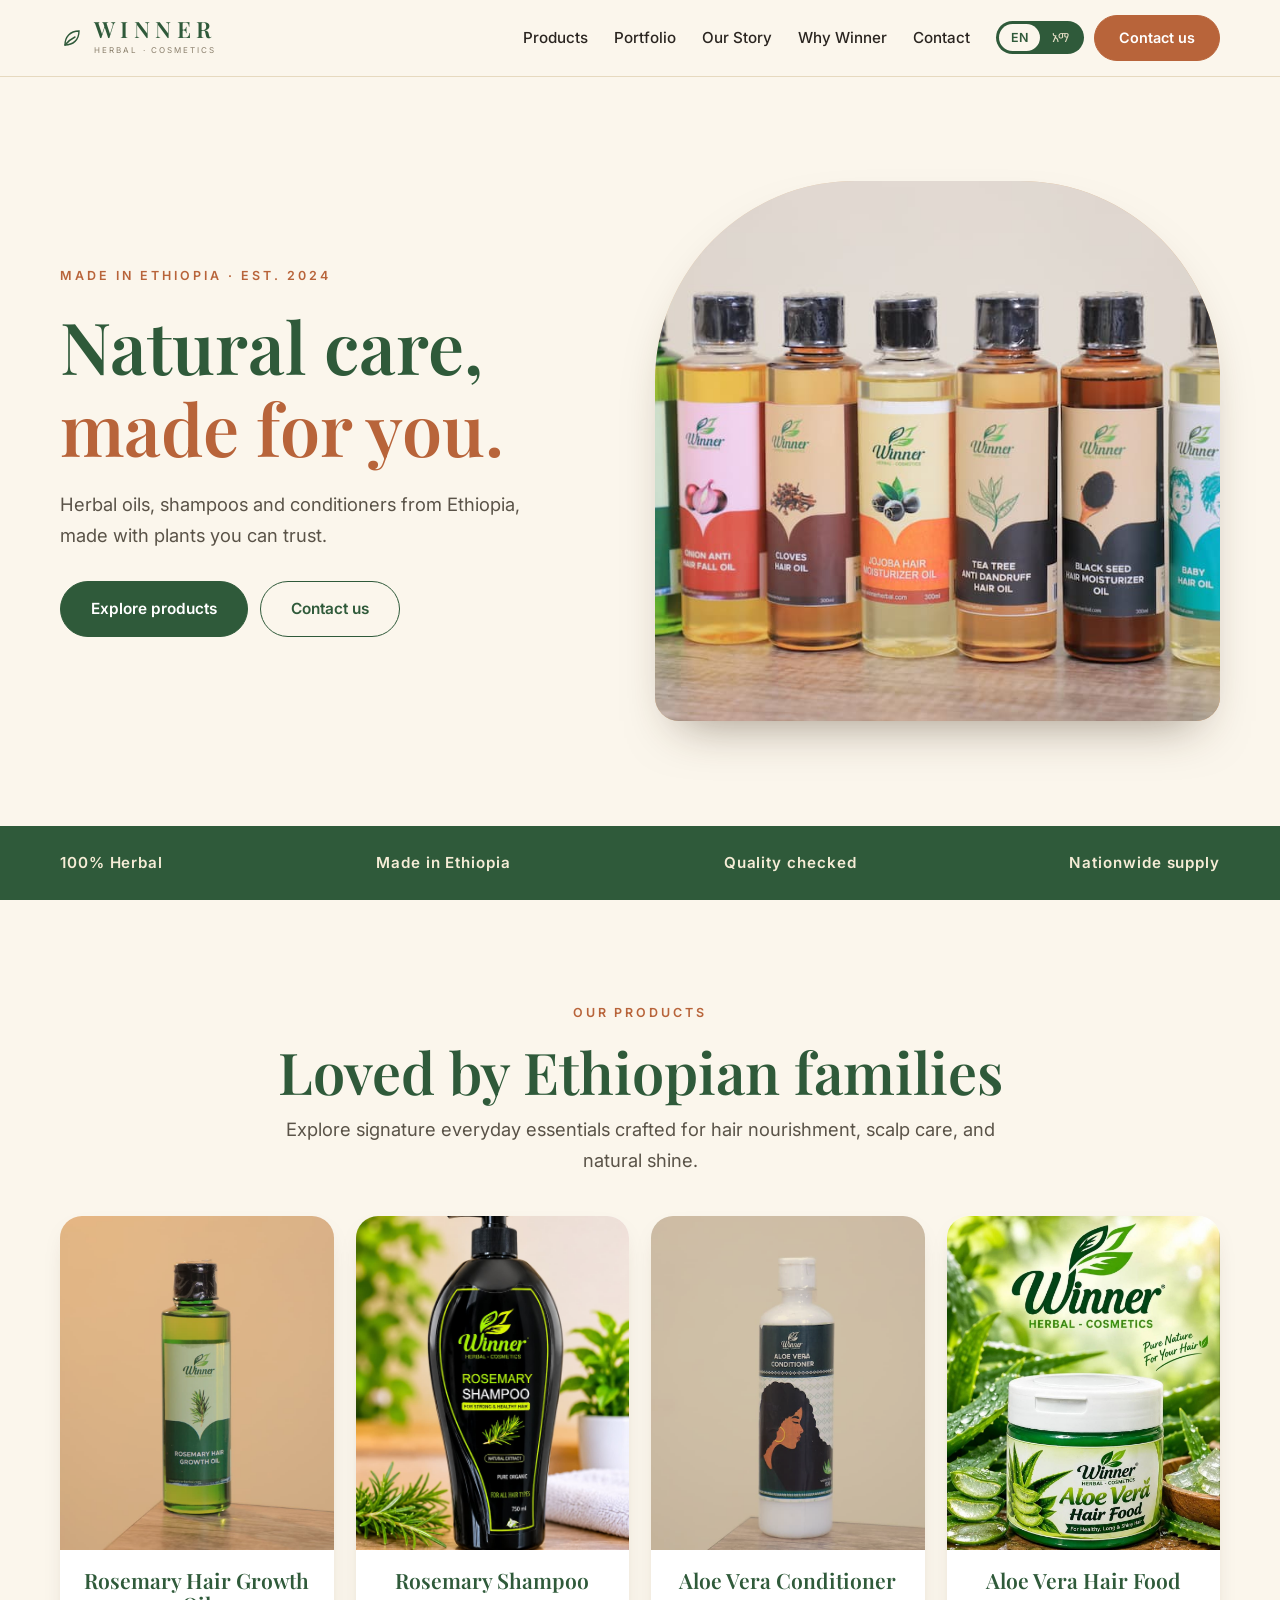
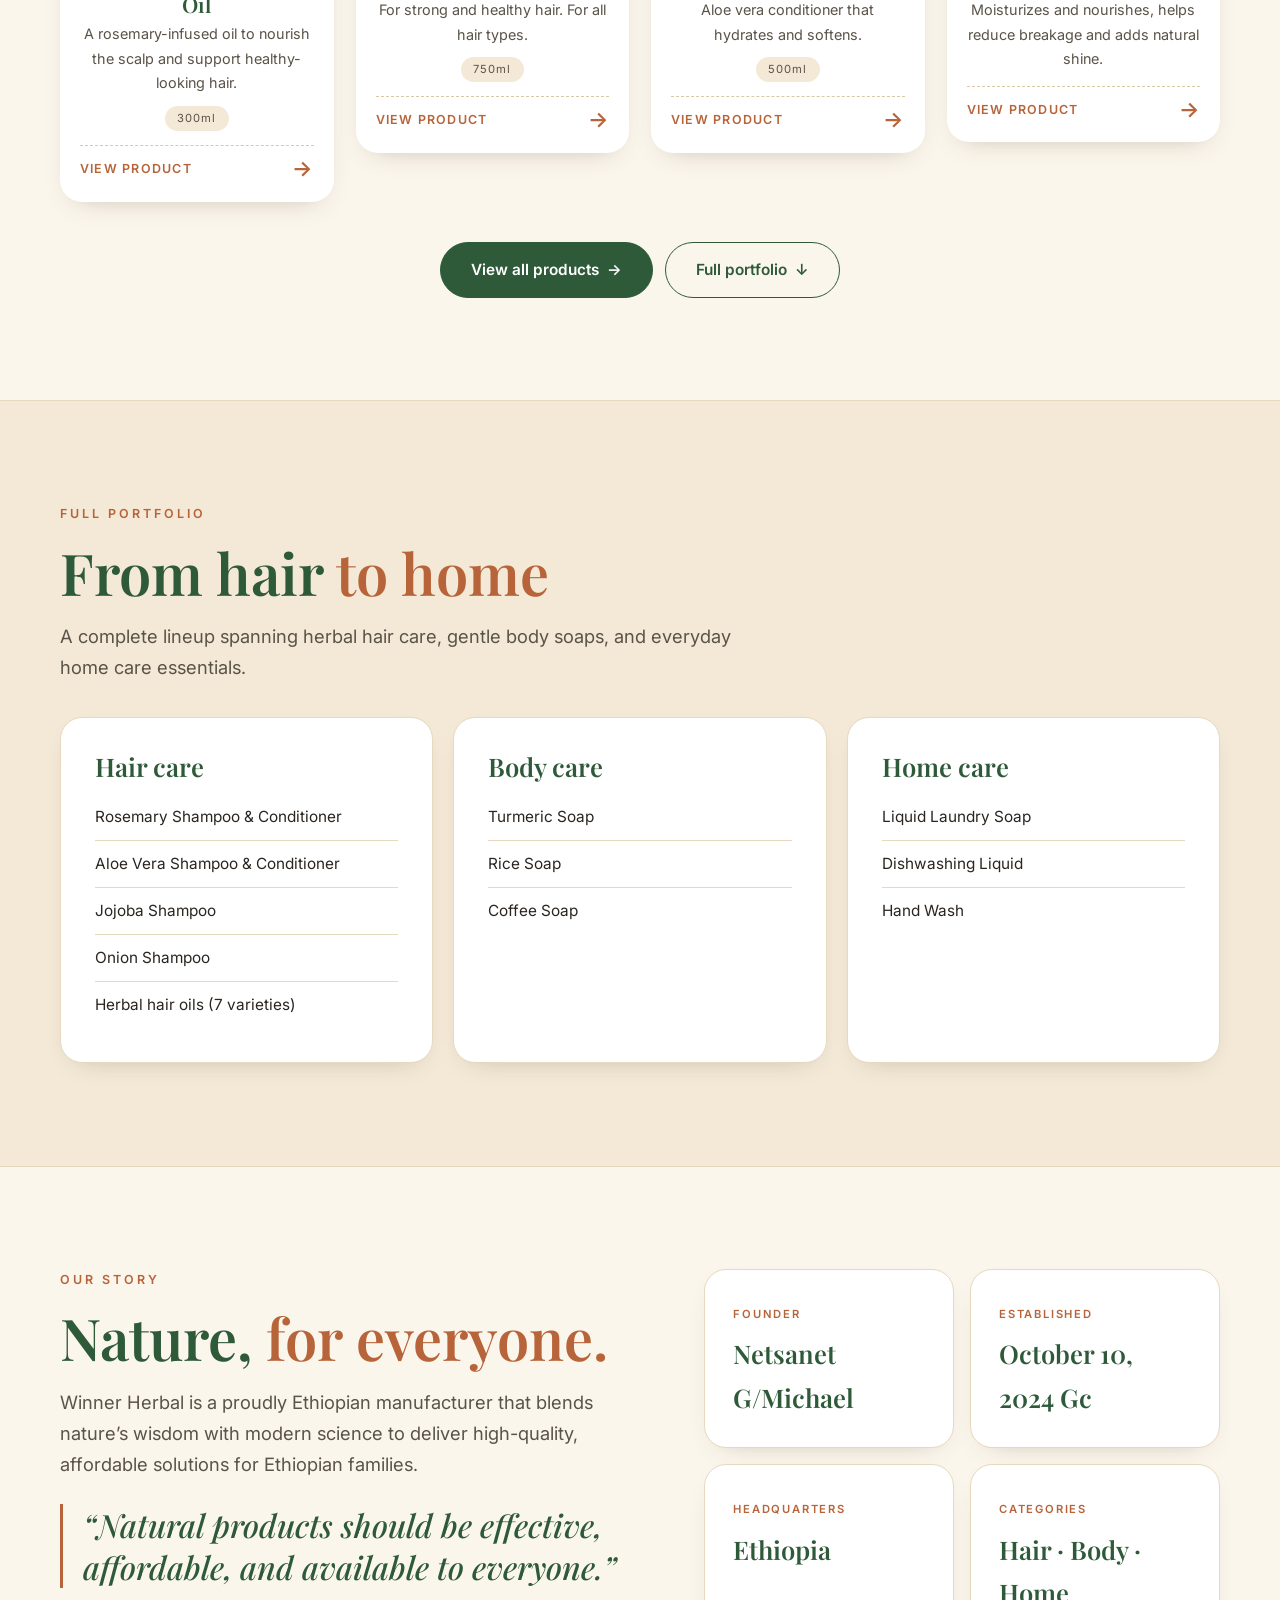
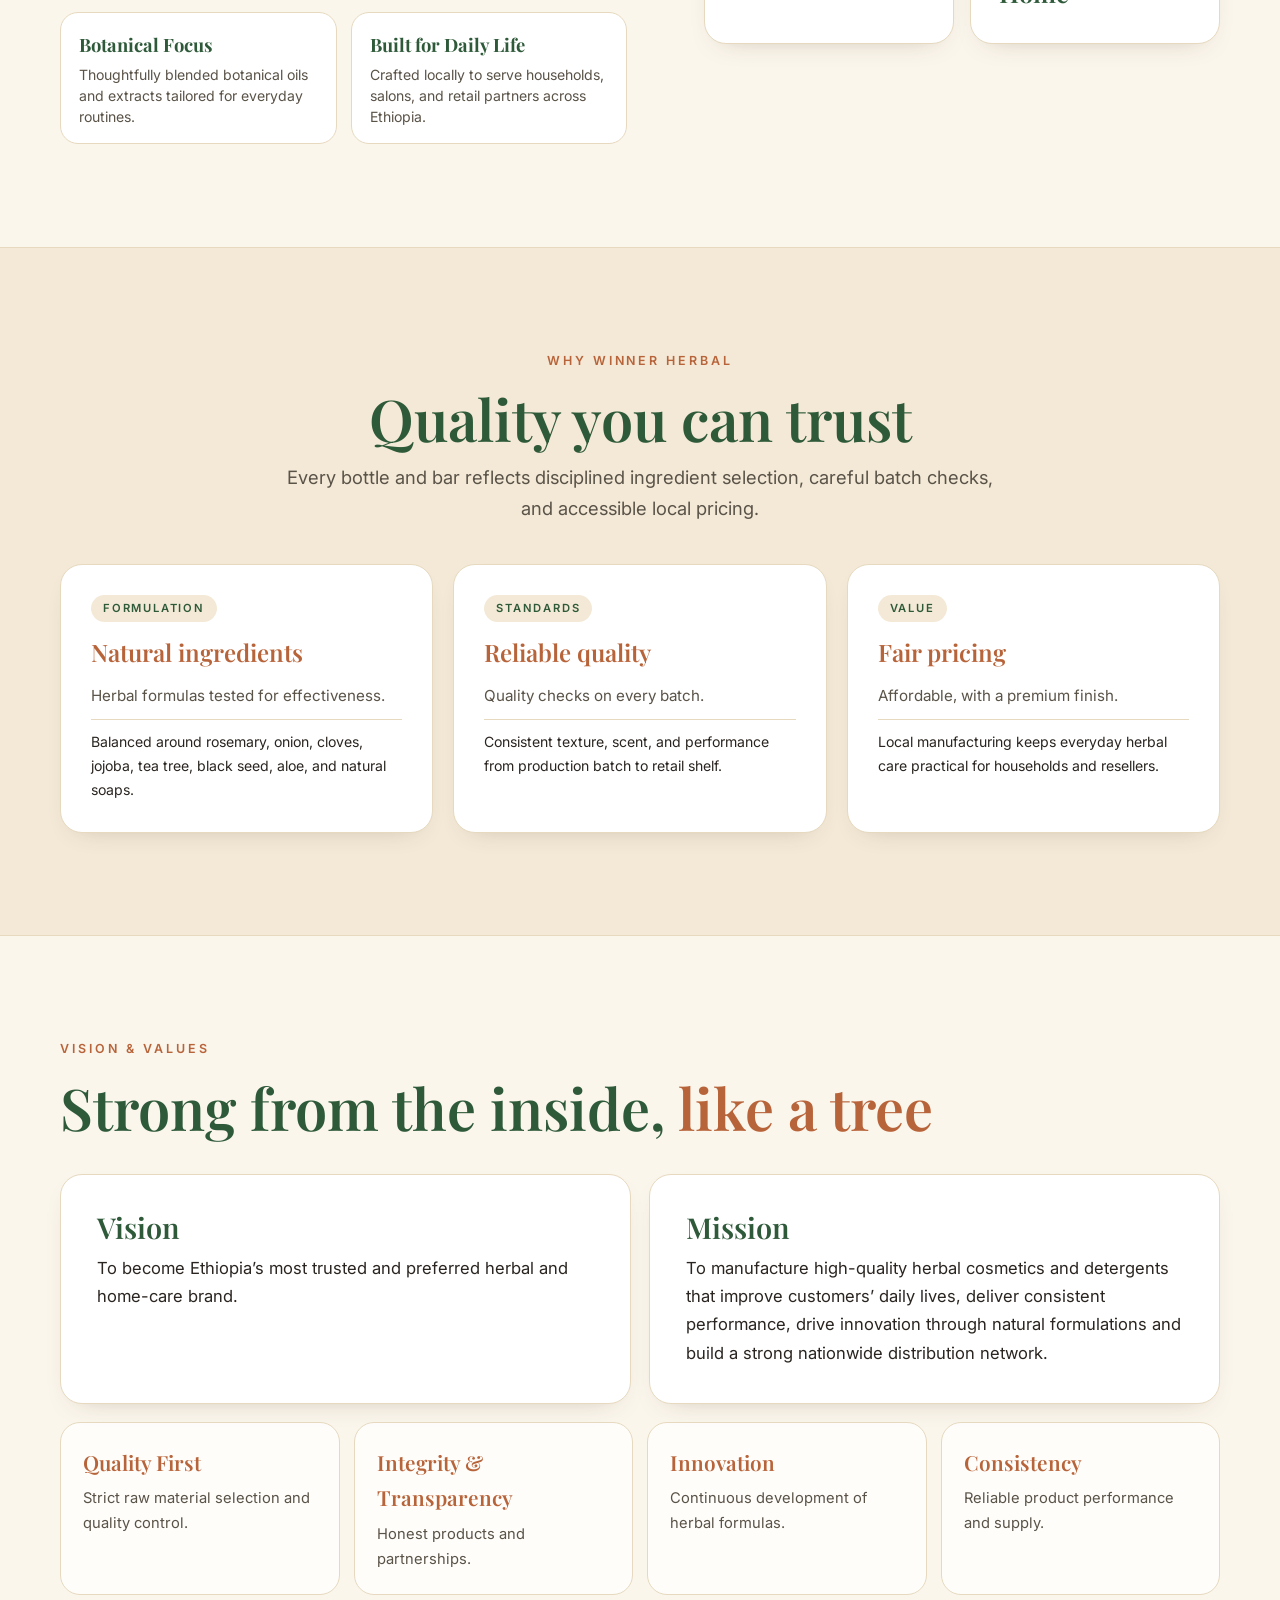
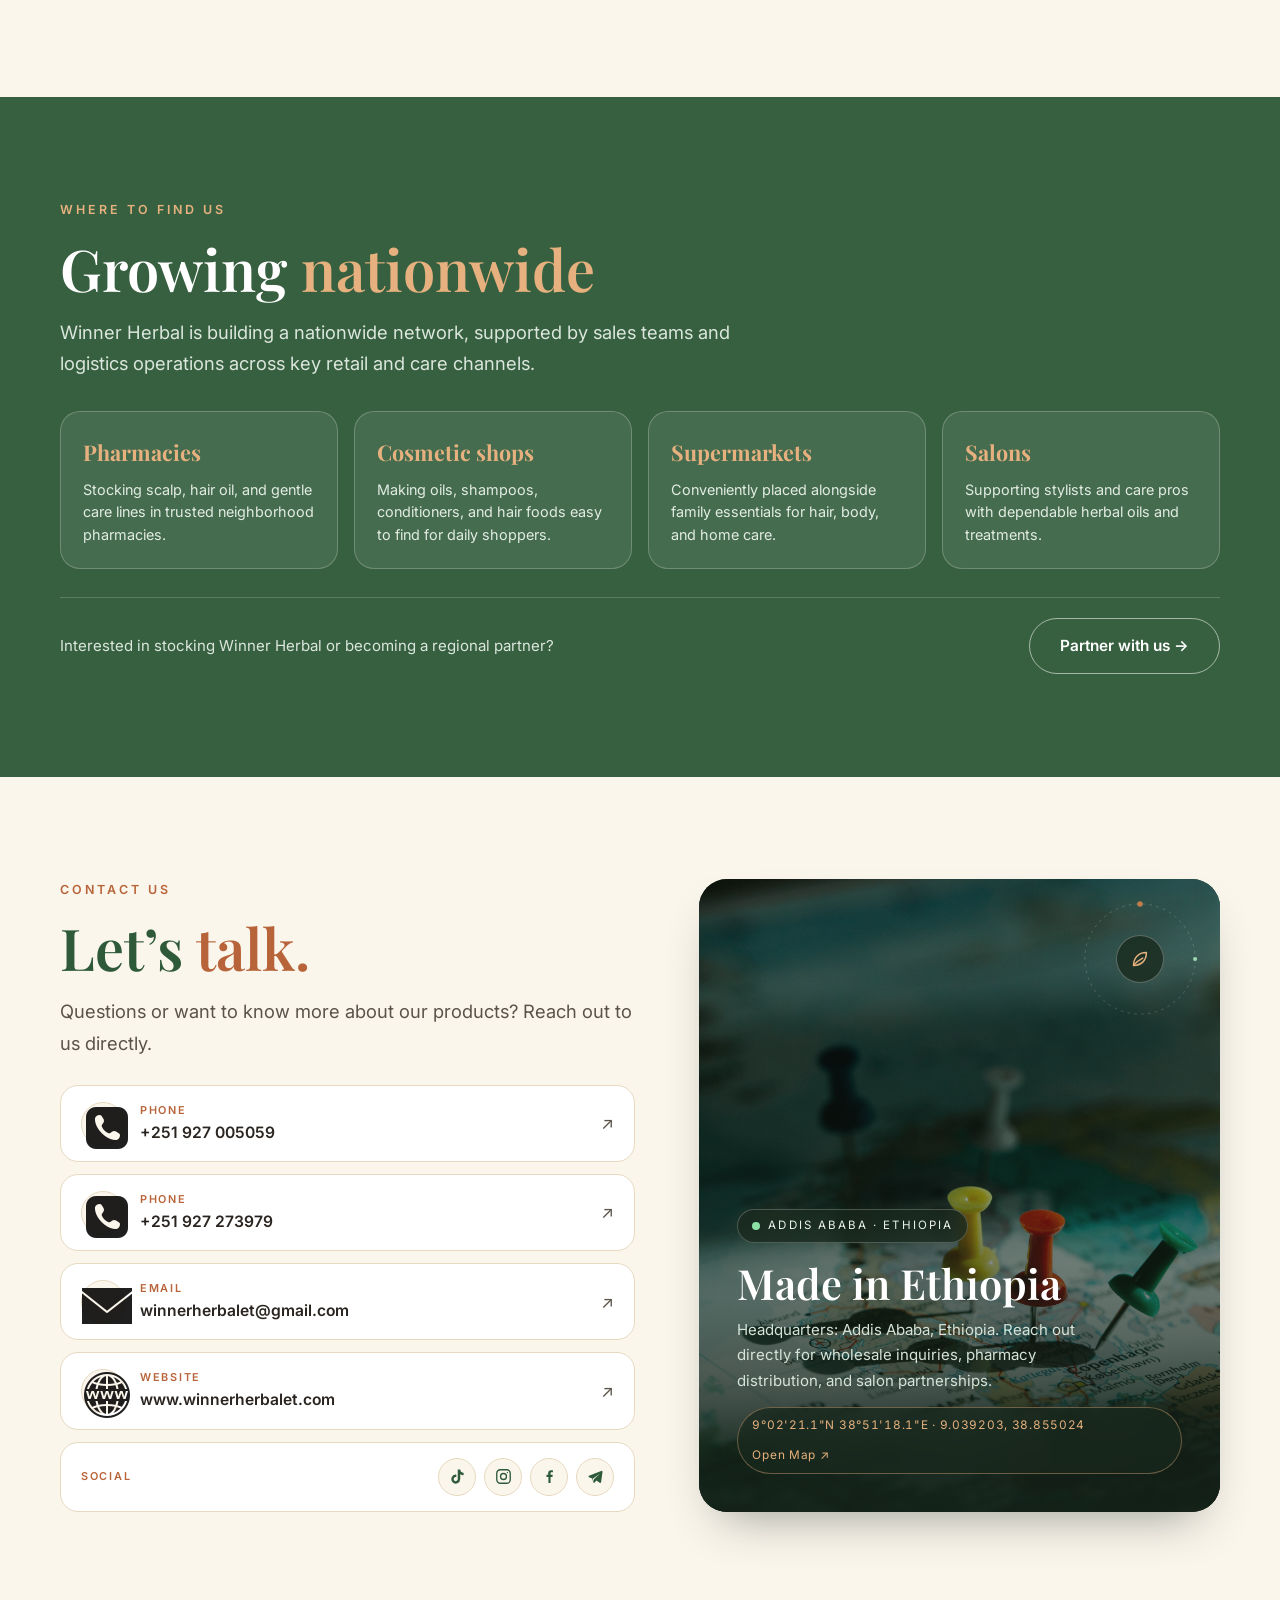
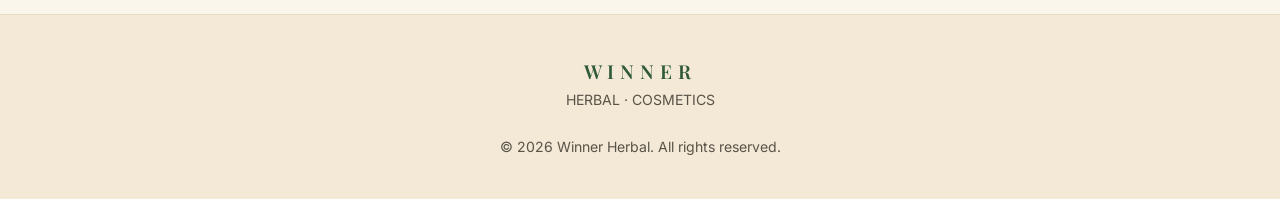
<file: index.html>
<!DOCTYPE html>
<html lang="en">
<head>
<meta charset="UTF-8" />
<meta name="viewport" content="width=device-width, initial-scale=1.0" />
<title>Winner Herbal | Herbal Cosmetics Made in Ethiopia</title>
<meta name="description" content="Winner Herbal is a proudly Ethiopian manufacturer of herbal hair oils, shampoos, conditioners, body care and home care products." />
<meta name="theme-color" content="#fbf6ec" />
<link rel="preconnect" href="https://fonts.googleapis.com" />
<link rel="preconnect" href="https://fonts.gstatic.com" crossorigin />
<link href="https://fonts.googleapis.com/css2?family=Cormorant+Garamond:ital,wght@0,400;0,500;0,600;1,400;1,500&family=Inter:wght@300..700&family=Noto+Sans+Ethiopic:wght@400;500;700&display=swap" rel="stylesheet" />
<link rel="stylesheet" href="style.css">
</head>
<body>

<header>
  <div class="wrap bar">
    <a class="logo" href="#top">
      <svg viewBox="0 0 24 24" fill="none" stroke-width="1.4" stroke-linecap="round"><path d="M5 19c0-8 5-14 14-14 0 9-6 14-14 14Z"/><path d="M5 19c3-4 6-6 10-8"/></svg>
      <span><b>WINNER</b><small>HERBAL · COSMETICS</small></span>
    </a>
    <nav>
      <a class="l" href="products.html" data-am="ምርቶች">Products</a>
      <a class="l" href="#portfolio" data-am="ምርቶቻችን">Portfolio</a>
      <a class="l" href="#about" data-am="ታሪካችን">Our Story</a>
      <a class="l" href="#why" data-am="ለምን ዊነር">Why Winner</a>
      <a class="l" href="#contact" data-am="ያግኙን">Contact</a>
      <div class="nav-controls">
        <div class="lang" role="group" aria-label="Language">
          <button id="b-en" class="on" type="button">EN</button>
          <button id="b-am" type="button">አማ</button>
        </div>
        <a class="btn nav-cta" href="#contact" data-am="ያግኙን">Contact us</a>
        <button class="menu-btn" id="menu-btn" type="button" aria-label="Toggle menu">☰</button>
      </div>
    </nav>
  </div>
  <div class="mobile-drawer" id="mobile-drawer">
    <a href="products.html" data-am="ምርቶች">Products</a>
    <a href="#portfolio" data-am="ምርቶቻችን">Portfolio</a>
    <a href="#about" data-am="ታሪካችን">Our Story</a>
    <a href="#why" data-am="ለምን ዊነር">Why Winner</a>
    <a href="#contact" data-am="ያግኙን">Contact</a>
  </div>
</header>

<main id="top">

<div class="landing-screen">
  <section class="hero" id="hero">
    <div class="wrap hero-grid">
      <div class="hero-copy">
        <p class="eyebrow" data-am="በኢትዮጵያ የተሠራ · ከ2024 ጀምሮ">Made in Ethiopia · Est. 2024</p>
        <h1><span data-am="የተፈጥሮ እንክብካቤ፣">Natural care,</span><br /><em data-am="ለእርስዎ የተሠራ።">made for you.</em></h1>
        <p class="sub" data-am="ከኢትዮጵያ የመጡ የእፅዋት ዘይቶች፣ ሻምፖዎች እና ኮንዲሽነሮች፣ እምነት ሊጥሉባቸው ከሚችሏቸው እፅዋቶች የተዘጋጁ።">Herbal oils, shampoos and conditioners from Ethiopia, made with plants you can trust.</p>
        <div class="hero-btns">
          <a class="btn" href="products.html" data-am="ምርቶችን ይመልከቱ">Explore products</a>
          <a class="btn ghost" href="#contact" data-am="ያግኙን">Contact us</a>
        </div>
      </div>
      <div class="photo">
        <img src="images/oils-lineup.jpg" alt="Winner Herbal hair oils" onerror="this.remove()" />
      </div>
    </div>
  </section>

  <div class="strip">
    <div class="wrap strip-in">
      <span> <span data-am="100% የእፅዋት">100% Herbal</span></span>
      <span> <span data-am="በኢትዮጵያ የተሠራ">Made in Ethiopia</span></span>
      <span> <span data-am="ጥራቱ የተፈተሸ">Quality checked</span></span>
      <span> <span data-am="ሀገር አቀፍ አቅርቦት">Nationwide supply</span></span>
    </div>
  </div>
</div>

<section id="products" class="products">
  <div class="wrap">
    <div class="head">
      <p class="eyebrow rv" data-am="ምርቶቻችን">Our products</p>
      <h2 class="rv" data-am="በኢትዮጵያ ቤተሰቦች የተወደደ">Loved by Ethiopian families</h2>
      <p class="lead rv" data-am="ለዕለታዊ የፀጉር እና የቆዳ እንክብካቤ የተዘጋጁ ተወዳጅ ምርቶቻችንን ያስሱ።">Explore signature everyday essentials crafted for hair nourishment, scalp care, and natural shine.</p>
    </div>
    <div class="grid" id="grid" data-mode="preview"></div>
    <div class="section-cta rv">
      <a class="btn" href="products.html"><span data-am="ሁሉንም ምርቶች ይመልከቱ">View all products</span> →</a>
      <a class="btn ghost" href="#portfolio"><span data-am="ሁሉንም የምርቶቻችንን አይነትቶች ይመልከቱ">Full portfolio</span> ↓</a>
    </div>
  </div>
</section>

<section id="portfolio" class="portfolio-screen">
  <div class="wrap">
    <p class="eyebrow rv" data-am="ምርቶቻችን">Full portfolio</p>
    <h2 class="rv"><span data-am="ከፀጉር">From hair</span> <em data-am="እስከ ቤት">to home</em></h2>
    <p class="lead rv" data-am="ከተፈጥሯዊ የፀጉር እንክብካቤ እስከ ሰውነት እና የቤት ንጽህና ምርቶች ድረስ የተሟላ ዝርዝር።">A complete lineup spanning herbal hair care, gentle body soaps, and everyday home care essentials.</p>
    <div class="cols">
      <div class="col rv"><h3 data-am="የፀጉር እንክብካቤ">Hair care</h3><ul>
        <li data-am="የሮዝመሪ ሻምፑ እና ኮንዲሽነር">Rosemary Shampoo &amp; Conditioner</li>
        <li data-am="የአሎቬራ ሻምፑ እና ኮንዲሽነር">Aloe Vera Shampoo &amp; Conditioner</li>
        <li data-am="የጆጆባ ሻምፑ">Jojoba Shampoo</li>
        <li data-am="የሽንኩርት ሻምፑ">Onion Shampoo</li>
        <li data-am="የእፅዋት የፀጉር ዘይቶች (7 አይነት)">Herbal hair oils (7 varieties)</li></ul></div>
      <div class="col rv"><h3 data-am="የሰውነት እንክብካቤ">Body care</h3><ul>
        <li data-am="የቱርሜሪክ ሳሙና">Turmeric Soap</li>
        <li data-am="የሩዝ ሳሙና">Rice Soap</li>
        <li data-am="የቡና ሳሙና">Coffee Soap</li></ul></div>
      <div class="col rv"><h3 data-am="የቤት እንክብካቤ">Home care</h3><ul>
        <li data-am="ፈሳሽ የልብስ ሳሙና">Liquid Laundry Soap</li>
        <li data-am="የእቃ ማጠቢያ ፈሳሽ">Dishwashing Liquid</li>
        <li data-am="የእጅ ሳሙና">Hand Wash</li></ul></div>
    </div>
  </div>
</section>

<section id="about">
  <div class="wrap about-grid">
    <div class="rv">
      <p class="eyebrow" data-am="ታሪካችን">Our story</p>
      <h2><span data-am="ተፈጥሮ፣">Nature,</span> <em data-am="ለሁሉም ሰው።">for everyone.</em></h2>
      <p class="lead" data-am="ዊነር ሄርባል የተፈጥሮን ጥበብ ከዘመናዊ ሳይንስ ጋር በማጣመር ለኢትዮጵያ ቤተሰቦች ጥራት ያላቸው እና ተመጣጣኝ ምርቶችን የሚያቀርብ ኩሩ የኢትዮጵያ አምራች ነው።">Winner Herbal is a proudly Ethiopian manufacturer that blends nature’s wisdom with modern science to deliver high-quality, affordable solutions for Ethiopian families.</p>
      <p class="quote" data-am="“ተፈጥሯዊ ምርቶች ውጤታማ፣ ተመጣጣኝ እና ለሁሉም ተደራሽ መሆን አለባቸው።”">“Natural products should be effective, affordable, and available to everyone.”</p>

      <div class="story-pillars">
        <div class="story-pillar">
          <b data-am="የአካባቢ እና የተፈጥሮ ቅመሞች">Botanical Focus</b>
          <p data-am="በጥንቃቄ የተመረጡ የእፅዋት ውህዶች ለራስ ቆዳ፣ ለፀጉር እና ለቆዳ እንክብካቤ።">Thoughtfully blended botanical oils and extracts tailored for everyday routines.</p>
        </div>
        <div class="story-pillar">
          <b data-am="ለኢትዮጵያ ቤተሰቦች">Built for Daily Life</b>
          <p data-am="ከቤት እስከ ሳሎን እና ፋርማሲዎች ድረስ የሚደርሱ አስተማማኝ ምርቶች።">Crafted locally to serve households, salons, and retail partners across Ethiopia.</p>
        </div>
      </div>
    </div>
    <div class="facts rv">
      <div class="fact"><span data-am="መስራች">Founder</span><b>Netsanet G/Michael</b></div>
      <div class="fact"><span data-am="የተመሠረተው">Established</span><b data-am="መስከረም 30, 2017 Ec">October 10, 2024 Gc</b></div>
      <div class="fact"><span data-am="ዋና መሥሪያ ቤት">Headquarters</span><b data-am="ኢትዮጵያ">Ethiopia</b></div>
      <div class="fact"><span data-am="ምድቦች">Categories</span><b data-am="ፀጉር · ቆዳ · ቤት">Hair · Body · Home</b></div>
    </div>
  </div>
</section>

<section id="why" class="why">
  <div class="wrap">
    <div class="head">
      <p class="eyebrow rv" data-am="ለምን ዊነር ሄርባል?">Why Winner Herbal</p>
      <h2 class="rv" data-am="የሚተማመኑበት ጥራት">Quality you can trust</h2>
      <p class="lead rv" data-am="እያንዳንዱ ምርት ጥንቃቄ የተሞላበት የጥሬ ዕቃ ምርጫን፣ ወጥ አፈጻጸምን እና ተመጣጣኝ ዋጋን ያጣምራል።">Every bottle and bar reflects disciplined ingredient selection, careful batch checks, and accessible local pricing.</p>
    </div>
    <div class="why-grid">
      <div class="why-item rv">
        <span class="why-tag" data-am="ቅመሞች">Formulation</span>
        <b data-am="ተፈጥሯዊ ንጥረ ነገሮች">Natural ingredients</b>
        <p data-am="ውጤታማነታቸው የተፈተነ የእፅዋት ቅመሞች።">Herbal formulas tested for effectiveness.</p>
        <span class="why-sub" data-am="ለፀጉር እርጥበት፣ ለራስ ቆዳ ትኩስነት እና ለቆዳ እንክብካቤ የተመጣጠኑ።">Balanced around rosemary, onion, cloves, jojoba, tea tree, black seed, aloe, and natural soaps.</span>
      </div>
      <div class="why-item rv">
        <span class="why-tag" data-am="ጥራት ቁጥጥር">Standards</span>
        <b data-am="አስተማማኝ ጥራት">Reliable quality</b>
        <p data-am="በእያንዳንዱ ምርት ላይ የጥራት ፍተሻ።">Quality checks on every batch.</p>
        <span class="why-sub" data-am="ከጥሬ ዕቃ እስከ ማሸጊያ ድረስ ወጥነትን ለመጠበቅ የሚከናወን ቁጥጥር።">Consistent texture, scent, and performance from production batch to retail shelf.</span>
      </div>
      <div class="why-item rv">
        <span class="why-tag" data-am="ዋጋ እና ተደራሽነት">Value</span>
        <b data-am="ተወዳዳሪ ዋጋ">Fair pricing</b>
        <p data-am="ተመጣጣኝ ዋጋ ከፕሪሚየም አቀራረብ ጋር።">Affordable, with a premium finish.</p>
        <span class="why-sub" data-am="በሀገር ውስጥ በማምረት የእፅዋት እንክብካቤን ለብዙ ቤተሰቦች ተደራሽ ማድረግ።">Local manufacturing keeps everyday herbal care practical for households and resellers.</span>
      </div>
    </div>
  </div>
</section>

<section>
  <div class="wrap">
    <p class="eyebrow rv" data-am="ራዕያችን እና እሴቶቻችን">Vision &amp; values</p>
    <h2 class="rv"><span data-am="እንደ ሥር የጠነከረ">Strong from the inside,</span> <em data-am="እንደ ዛፍ">like a tree</em></h2>
    <div class="vm">
      <div class="rv"><h3 data-am="ርዕይ">Vision</h3><p data-am="በኢትዮጵያ ውስጥ በጣም የታመነ እና ተመራጭ የእፅዋት እና የቤት እንክብካቤ ብራንድ መሆን።">To become Ethiopia’s most trusted and preferred herbal and home-care brand.</p></div>
      <div class="rv"><h3 data-am="ተልዕኮ">Mission</h3><p data-am="የዕለት ተዕለት ኑሮን የሚያሻሽሉ፣ ወጥ አፈጻጸም የሚሰጡ፣ በተፈጥሯዊ ቅመሞች ፈጠራን የሚያመጡ እና ሀገር አቀፍ የስርጭት መረብ የሚገነቡ ጥራት ያላቸው የእፅዋት ኮስሞቲክስ እና ሳሙናዎችን ማምረት።">To manufacture high-quality herbal cosmetics and detergents that improve customers’ daily lives, deliver consistent performance, drive innovation through natural formulations and build a strong nationwide distribution network.</p></div>
    </div>
    <div class="values">
      <div class="val rv"><b data-am="ጥራት ቅድሚያ">Quality First</b><p data-am="ጥብቅ የጥሬ ዕቃ ምርጫ እና የጥራት ቁጥጥር።">Strict raw material selection and quality control.</p></div>
      <div class="val rv"><b data-am="ታማኝነት እና ግልጽነት">Integrity &amp; Transparency</b><p data-am="ሐቀኛ ምርቶች እና አጋርነት።">Honest products and partnerships.</p></div>
      <div class="val rv"><b data-am="ፈጠራ">Innovation</b><p data-am="የእፅዋት ቅመሞችን ቀጣይነት ባለው መልኩ ማሻሻል።">Continuous development of herbal formulas.</p></div>
      <div class="val rv"><b data-am="ወጥነት">Consistency</b><p data-am="አስተማማኝ አፈጻጸም እና አቅርቦት።">Reliable product performance and supply.</p></div>
    </div>
  </div>
</section>

<section id="where" class="where">
  <div class="wrap">
    <p class="eyebrow rv" data-am="የት ያገኙናል">Where to find us</p>
    <h2 class="rv"><span data-am="በመላ ሀገሪቱ">Growing</span> <em data-am="እያደግን ነው">nationwide</em></h2>
    <p class="lead rv" data-am="ዊነር ሄርባል በሽያጭ ቡድኖች እና በሎጂስቲክስ በመደገፍ ሀገር አቀፍ የስርጭት መረብ እየገነባ ነው።">Winner Herbal is building a nationwide network, supported by sales teams and logistics operations across key retail and care channels.</p>

    <div class="where-grid">
      <div class="where-card rv">
        <b data-am="ፋርማሲዎች">Pharmacies</b>
        <p data-am="ለራስ ቆዳ እና ለፀጉር እንክብካቤ የሚሆኑ ምርቶችን በታማኝ የመድኃኒት መደብሮች ማቅረብ።">Stocking scalp, hair oil, and gentle care lines in trusted neighborhood pharmacies.</p>
      </div>
      <div class="where-card rv">
        <b data-am="የኮስሞቲክስ ሱቆች">Cosmetic shops</b>
        <p data-am="የእፅዋት ዘይቶችን፣ ሻምፖዎችን፣ ኮንዲሽነሮችን እና የፀጉር ምግቦችን በቀላሉ ተደራሽ ማድረግ።">Making oils, shampoos, conditioners, and hair foods easy to find for daily shoppers.</p>
      </div>
      <div class="where-card rv">
        <b data-am="ሱፐርማርኬቶች">Supermarkets</b>
        <p data-am="ለቤተሰብ የዕለት ተዕለት ግብይት የፀጉር፣ የቆዳ እና የቤት እንክብካቤ ምርቶችን ማቅረብ።">Conveniently placed alongside family essentials for hair, body, and home care.</p>
      </div>
      <div class="where-card rv">
        <b data-am="ሳሎኖች">Salons</b>
        <p data-am="ለፀጉር አስተካካዮች እና ለባለሙያ እንክብካቤ የሚሆኑ ወጥ የሆኑ የእፅዋት ቀመሮች።">Supporting stylists and care pros with dependable herbal oils and treatments.</p>
      </div>
    </div>

    <div class="where-foot rv">
      <span data-am="ለጅምላ ትዕዛዝ ወይም ስርጭት አጋርነት ከቡድናችን ጋር ይገናኙ።">Interested in stocking Winner Herbal or becoming a regional partner?</span>
      <a class="btn light-ghost" href="#contact" data-am="አጋር ለመሆን ያግኙን →">Partner with us →</a>
    </div>
  </div>
</section>

<section id="contact" class="wh-contact">
  <div class="wrap wh-contact-grid">
    <div class="wh-contact-left rv">
      <p class="eyebrow" data-am="ያግኙን">Contact us</p>
      <h2><span data-am="እንነጋገር።">Let’s</span> <em data-am="">talk.</em></h2>
      <p class="lead" data-am="ለጥያቄዎች ወይም ስለ ምርቶቻችን ለማወቅ በቀጥታ ያነጋግሩን።">Questions or want to know more about our products? Reach out to us directly.</p>

      <div class="wh-c-list">
        <a class="wh-c-item" href="tel:+251927005059" style="--i:1">
          <span class="wh-c-ico">
            <img src="images/icons8-phone-50.png" alt="" aria-hidden="true" />
          </span>
          <span class="wh-c-meta">
            <small data-am="ስልክ">Phone</small>
            <b>+251 927 005059</b>
          </span>
          <span class="wh-c-arr">↗</span>
        </a>

        <a class="wh-c-item" href="tel:+251927273979" style="--i:2">
          <span class="wh-c-ico">
            <img src="images/icons8-phone-50.png" alt="" aria-hidden="true" />
          </span>
          <span class="wh-c-meta">
            <small data-am="ስልክ">Phone</small>
            <b>+251 927 273979</b>
          </span>
          <span class="wh-c-arr">↗</span>
        </a>

        <a class="wh-c-item" href="mailto:winnerherbalet@gmail.com" style="--i:3">
          <span class="wh-c-ico">
            <img src="images/icons8-email-50.png" alt="" aria-hidden="true" />
          </span>
          <span class="wh-c-meta">
            <small data-am="ኢሜይል">Email</small>
            <b>winnerherbalet@gmail.com</b>
          </span>
          <span class="wh-c-arr">↗</span>
        </a>

        <a class="wh-c-item" href="https://www.winnerherbal.com" target="_blank" rel="noopener" style="--i:4">
          <span class="wh-c-ico">
            <img src="images/icons8-website-50.png" alt="" aria-hidden="true" />
          </span>
          <span class="wh-c-meta">
            <small data-am="ድር ጣቢያ">Website</small>
            <b>www.winnerherbalet.com</b>
          </span>
          <span class="wh-c-arr">↗</span>
        </a>

        <div class="wh-c-item wh-c-static wh-c-socials-row" style="--i:5">
          <span class="wh-c-meta">
            <small data-am="ማህበራዊ ሚዲያ">Social</small>
          </span>
          <div class="wh-c-socials" role="group" aria-label="Social media links">
            <a class="wh-soc-btn" href="https://www.tiktok.com/@winner.herbal2" target="_blank" rel="noopener" aria-label="TikTok" title="TikTok">
              <svg viewBox="0 0 24 24" fill="currentColor" aria-hidden="true">
                <path d="M19.59 6.69a4.83 4.83 0 0 1-3.77-4.25V2h-3.45v13.67a2.89 2.89 0 0 1-5.2 1.74 2.89 2.89 0 0 1 2.31-4.64 2.93 2.93 0 0 1 .88.13V9.4a6.84 6.84 0 0 0-1-.05A6.33 6.33 0 0 0 5 20.1a6.34 6.34 0 0 0 10.86-4.43v-7a8.16 8.16 0 0 0 4.77 1.52v-3.4a4.85 4.85 0 0 1-1-.1z"/>
              </svg>
            </a>
            <a class="wh-soc-btn" href="https://www.instagram.com/winnerherbal" target="_blank" rel="noopener" aria-label="Instagram" title="Instagram">
              <svg viewBox="0 0 24 24" fill="none" stroke="currentColor" stroke-width="1.9" stroke-linecap="round" stroke-linejoin="round" aria-hidden="true">
                <rect x="2.5" y="2.5" width="19" height="19" rx="5"/>
                <circle cx="12" cy="12" r="4.2"/>
                <circle cx="17.5" cy="6.5" r="1" fill="currentColor" stroke="none"/>
              </svg>
            </a>
            <a class="wh-soc-btn" href="https://www.facebook.com/YOUR_HANDLE" target="_blank" rel="noopener" aria-label="Facebook" title="Facebook">
              <svg viewBox="0 0 24 24" fill="currentColor" aria-hidden="true">
                <path d="M13.5 21v-8.2h2.7l.4-3.2h-3.1V7.5c0-.9.3-1.6 1.6-1.6h1.7V3.1c-.3 0-1.3-.1-2.5-.1-2.5 0-4.2 1.5-4.2 4.3v2.3H7.7v3.2h2.8V21h3z"/>
              </svg>
            </a>
            <a class="wh-soc-btn" href="https://t.me/winnerherbalcosmetics" target="_blank" rel="noopener" aria-label="Telegram" title="Telegram">
              <svg viewBox="0 0 24 24" fill="currentColor" aria-hidden="true">
                <path d="M21.2 4.3a1.1 1.1 0 0 0-1.2-.2L2.8 11.1c-.9.35-.88 1.65.03 1.98l4.4 1.58 1.7 5.33c.27.84 1.35 1.07 1.93.4l2.44-2.82 4.65 3.4c.72.53 1.75.13 1.93-.75L21.9 5.5a1.1 1.1 0 0 0-.7-1.2zm-2.55 3.45-8.95 8.05-.34 3.62-1.3-4.07 10.59-7.6z"/>
              </svg>
            </a>
          </div>
        </div>
      </div>
    </div>

    <div class="wh-loc rv" id="wh-loc-card">
      <div class="wh-map-frame">
        <img
          src="images/map-location.jpg"
          alt="Map location of Winner Herbal at 9.039203, 38.855024 in Addis Ababa"
          loading="lazy"
          data-try-png="1"
          onerror="if(this.dataset.tryPng){this.dataset.tryPng='';this.src='images/map-location.png';}else{this.parentNode.classList.add('no-map');}"
        />
        <div class="wh-map-overlay"></div>

        <div class="wh-orbit" aria-hidden="true">
          <svg class="wh-ring-outer" viewBox="0 0 180 180" fill="none">
            <circle cx="90" cy="90" r="80" stroke="rgba(255,255,255,0.25)" stroke-width="1" stroke-dasharray="4 6"/>
            <circle cx="90" cy="10" r="4" fill="#c27c4a"/>
            <circle cx="170" cy="90" r="3" fill="#9bd6ad"/>
          </svg>
          <div class="wh-emblem">
            <svg viewBox="0 0 24 24" fill="none" stroke="currentColor" stroke-width="1.6" stroke-linecap="round" stroke-linejoin="round" aria-hidden="true">
              <path d="M5 19c0-8 5-14 14-14 0 9-6 14-14 14Z"/>
              <path d="M5 19c3-4 6-6 10-8"/>
            </svg>
          </div>
        </div>
      </div>

      <div class="wh-loc-body">
        <div class="wh-loc-tag">
          <span class="wh-pulse"></span>
          <span data-am="አዲስ አበባ · ኢትዮጵያ">Addis Ababa · Ethiopia</span>
        </div>
        <h3 data-am="ኢትዮጵያ ውስጥ የተሠራ">Made in Ethiopia</h3>
        <p data-am="ዋና መሥሪያ ቤት: አዲስ አበባ፣ ኢትዮጵያ። ለጅምላ ትዕዛዝ፣ ለፋርማሲዎች እና ለሳሎን አጋርነት በቀጥታ ያግኙን።">Headquarters: Addis Ababa, Ethiopia. Reach out directly for wholesale inquiries, pharmacy distribution, and salon partnerships.</p>
        <a class="wh-coords" href="https://www.google.com/maps?q=9.039203,38.855024" target="_blank" rel="noopener">
          <span>9°02'21.1"N 38°51'18.1"E · 9.039203, 38.855024</span>
          <span data-am="ካርታ ይክፈቱ ↗">Open Map ↗</span>
        </a>
      </div>
    </div>
  </div>
</section>
</main>

<footer>
  <b>WINNER</b><br />HERBAL · COSMETICS<br /><br />
  <span data-am="© 2026 ዊነር ሄርባል። ሁሉም መብቶች የተጠበቁ ናቸው።">© 2026 Winner Herbal. All rights reserved.</span>
</footer>

<script src="benefits.js"></script>
<script src="script.js"></script>
</body>
</html>
</file>
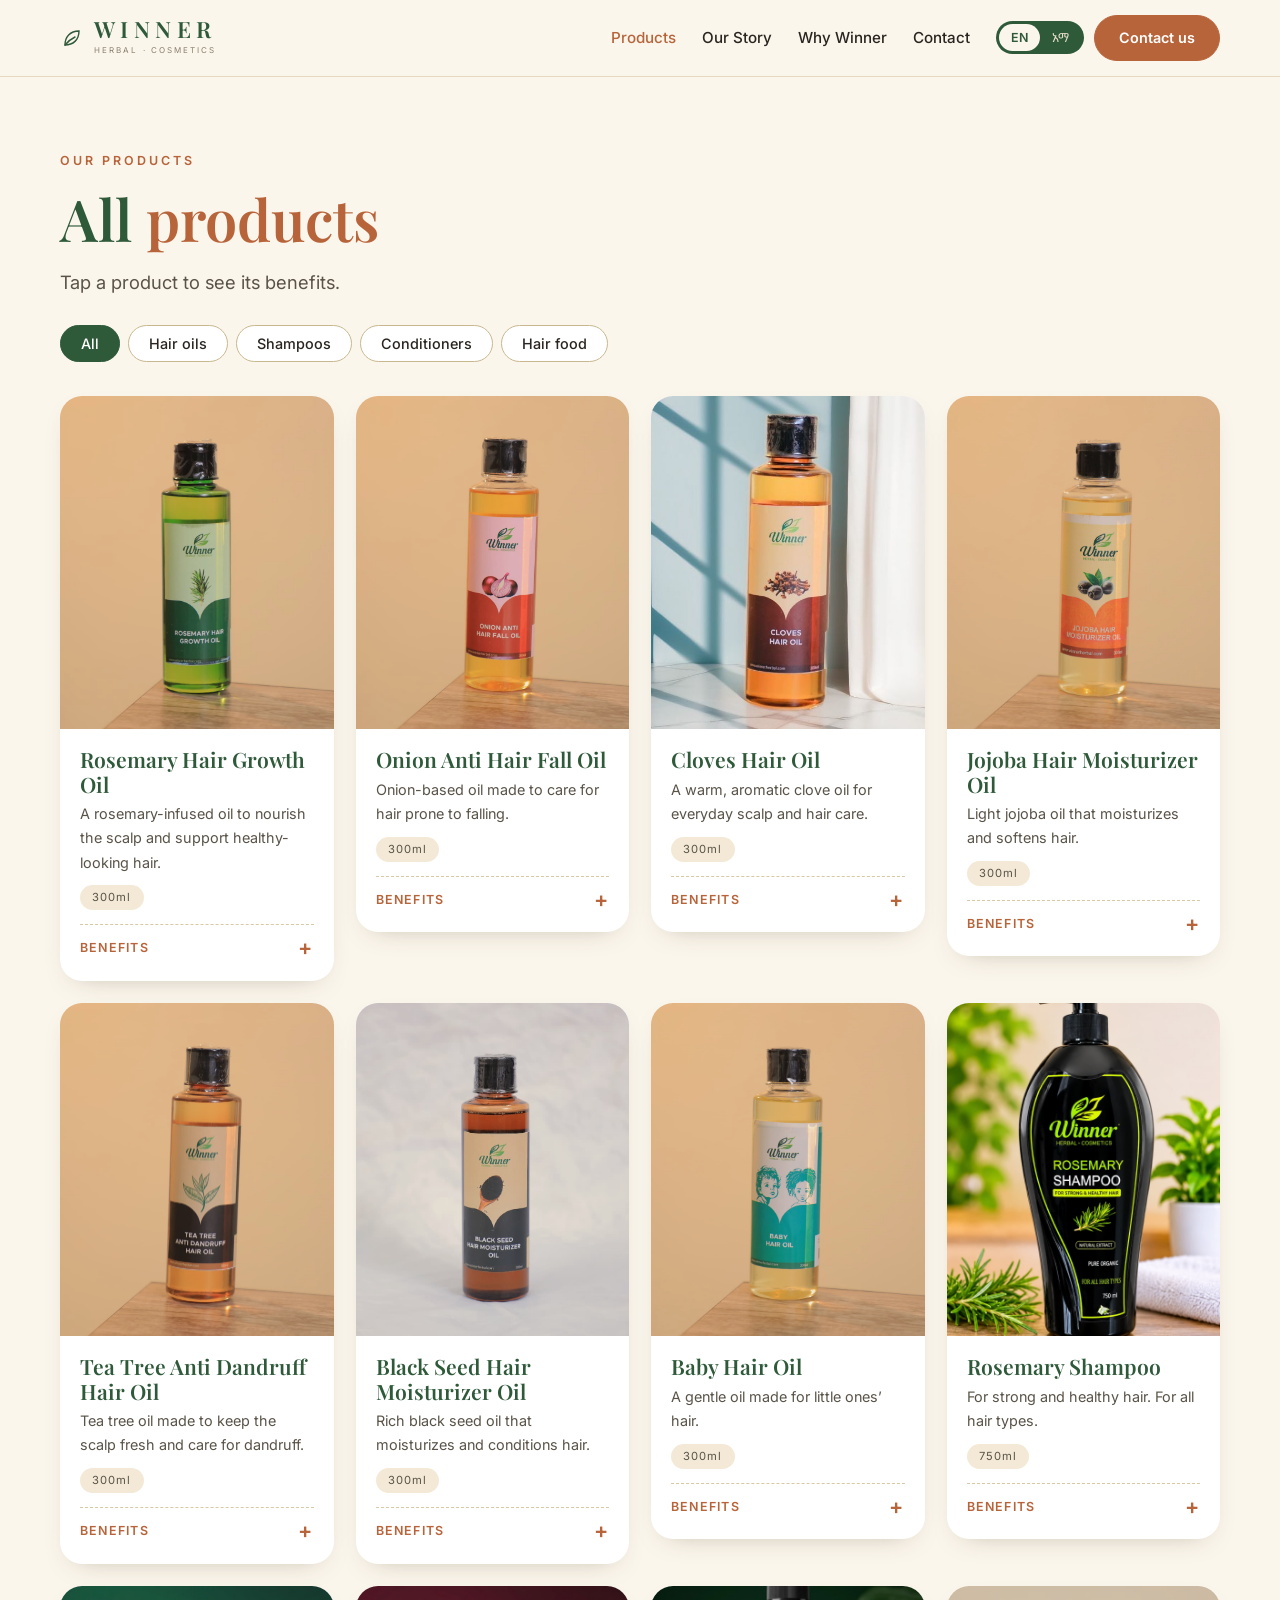
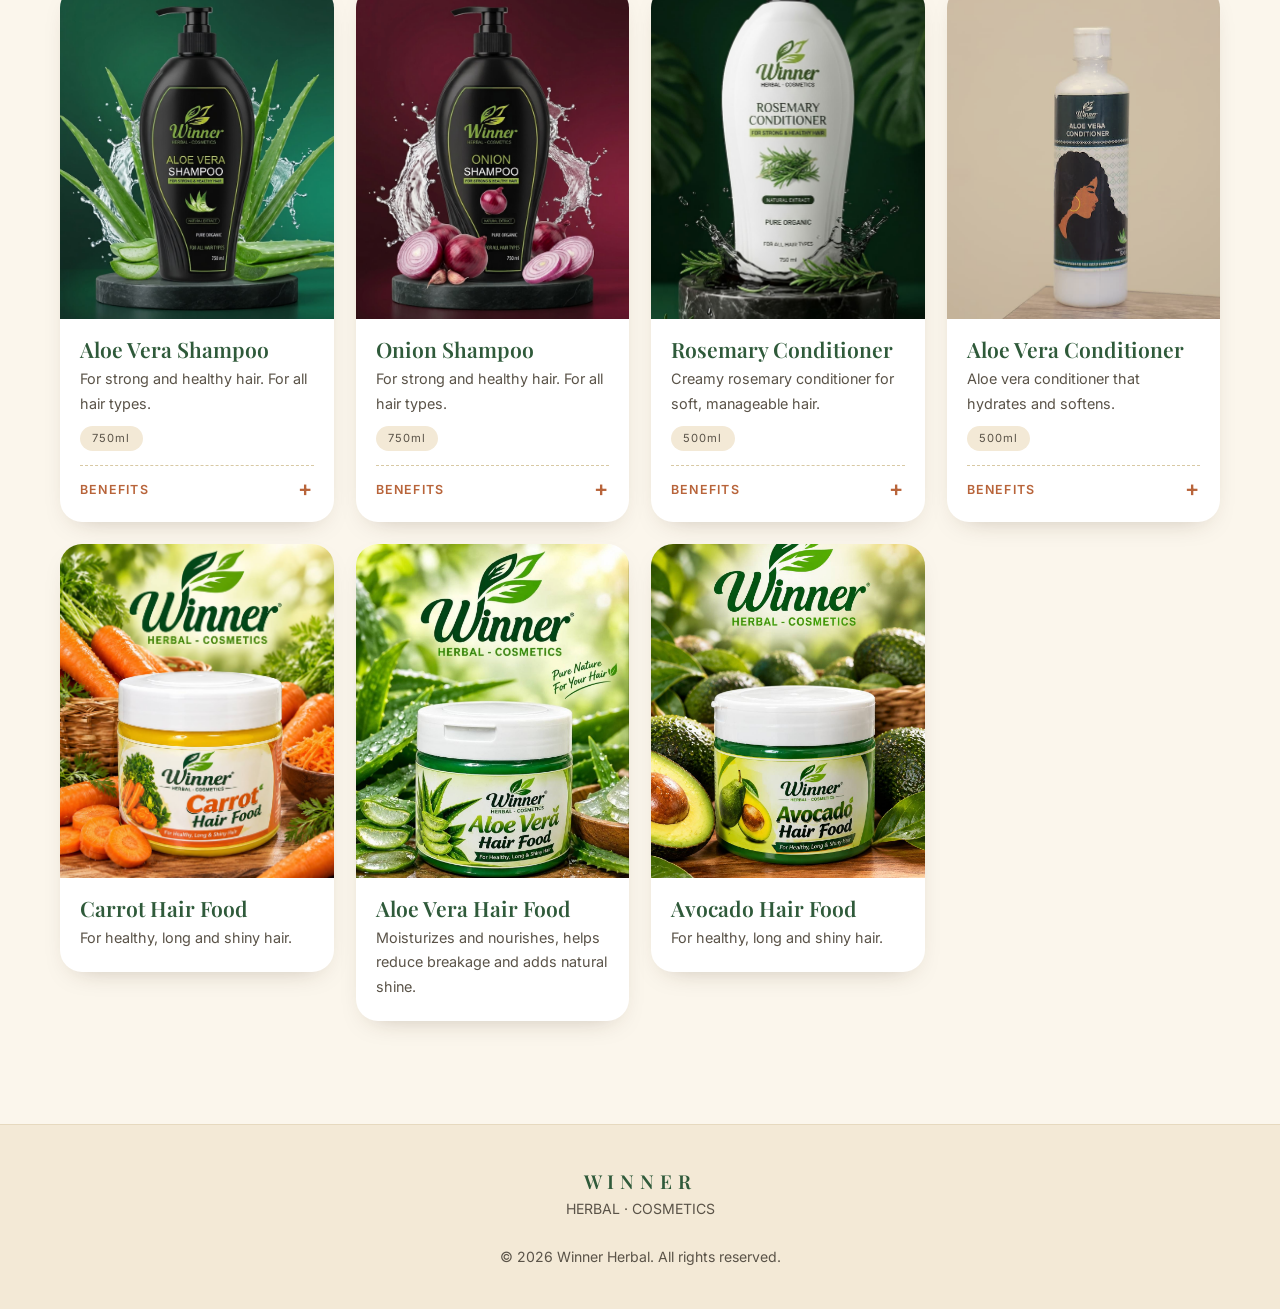
<file: products.html>
<!doctype html>
<html lang="en">
<head>
<meta charset="UTF-8" />
<meta name="viewport" content="width=device-width, initial-scale=1.0" />
<title>Products | Winner Herbal</title>
<meta name="description" content="All Winner Herbal products: herbal hair oils, shampoos, conditioners and hair food, made in Ethiopia." />
<meta name="theme-color" content="#f6f2ea" />
<link rel="preconnect" href="https://fonts.googleapis.com" />
<link rel="preconnect" href="https://fonts.gstatic.com" crossorigin />
<link href="https://fonts.googleapis.com/css2?family=Cormorant+Garamond:ital,wght@0,400;0,500;0,600;1,400;1,500&family=Inter:wght@300..700&family=Noto+Sans+Ethiopic:wght@400;500;700&display=swap" rel="stylesheet" />
<link rel="stylesheet" href="style.css">
</head>
<body>

<header>
  <div class="wrap bar">
    <a class="logo" href="index.html">
      <svg viewBox="0 0 24 24" fill="none" stroke-width="1.4" stroke-linecap="round"><path d="M5 19c0-8 5-14 14-14 0 9-6 14-14 14Z"/><path d="M5 19c3-4 6-6 10-8"/></svg>
      <span><b>WINNER</b><small>HERBAL · COSMETICS</small></span>
    </a>
    <nav>
      <a class="l" href="products.html" data-am="ምርቶች" style="color:var(--accent)">Products</a>
      <a class="l" href="index.html#about" data-am="ታሪካችን">Our Story</a>
      <a class="l" href="index.html#why" data-am="ለምን ዊነር">Why Winner</a>
      <a class="l" href="index.html#contact" data-am="ያግኙን">Contact</a>
      <div class="nav-controls">
        <div class="lang" role="group" aria-label="Language">
          <button id="b-en" class="on" type="button">EN</button>
          <button id="b-am" type="button">አማ</button>
        </div>
        <a class="btn nav-cta" href="index.html#contact" data-am="ያግኙን">Contact us</a>
        <button class="menu-btn" id="menu-btn" type="button" aria-label="Toggle menu">☰</button>
      </div>
    </nav>
  </div>
  <div class="mobile-drawer" id="mobile-drawer">
    <a href="index.html" data-am="መነሻ">Home</a>
    <a href="products.html" data-am="ምርቶች">Products</a>
    <a href="index.html#about" data-am="ታሪካችን">Our Story</a>
    <a href="index.html#why" data-am="ለምን ዊነር">Why Winner</a>
    <a href="index.html#contact" data-am="ያግኙን">Contact</a>
  </div>
</header>

<main id="top">
<section class="products products-page">
  <div class="wrap">
    <p class="eyebrow rv" data-am="ምርቶቻችን">Our products</p>
    <h2 class="rv"><span data-am="ሁሉም">All</span> <em data-am="ምርቶቻችን">products</em></h2>
    <p class="lead rv" data-am="ምርቱን ሲጫኑ ጥቅሞቹን ያያሉ።">Tap a product to see its benefits.</p>
    <div class="tabs rv" id="tabs">
      <button class="tab on" data-f="all" data-am="ሁሉም">All</button>
      <button class="tab" data-f="oil" data-am="የፀጉር ዘይቶች">Hair oils</button>
      <button class="tab" data-f="shampoo" data-am="ሻምፑ">Shampoos</button>
      <button class="tab" data-f="cond" data-am="ኮንዲሽነሮች">Conditioners</button>
      <button class="tab" data-f="food" data-am="የፀጉር ምግብ">Hair food</button>
    </div>
    <div class="grid" id="grid"></div>
  </div>
</section>
</main>

<footer>
  <b>WINNER</b><br />HERBAL · COSMETICS<br /><br />
  <span data-am="© 2026 ዊነር ሄርባል። ሁሉም መብቶች የተጠበቁ ናቸው።">© 2026 Winner Herbal. All rights reserved.</span>
</footer>

<script src="benefits.js"></script>
<script src="script.js"></script>
</body>
</html>
</file>
<file: style.css>
@import url("https://fonts.googleapis.com/css2?family=Playfair+Display:wght@500;600;700&display=swap");

:root {
  --bg: #fbf6ec;        
  --card: #ffffff;      
  --sand: #f3e9d6;      
  --ink: #2a2520;       
  --muted: #5a5348;     
  --accent: #b8643a;    
  --gold: #e6b17e;      
  --deep: #2f5a3a;     
  --green: #1f3f2a;     
  --line: #e6d9bf;     
  --serif: "Playfair Display", "Noto Sans Ethiopic", serif;
  --sans: Inter, "Noto Sans Ethiopic", system-ui, sans-serif;
  --bw: clamp(120px, 15vw, 250px);
  --header-h: 76px;
}

*, *::before, *::after {
  box-sizing: border-box;
  margin: 0;
  padding: 0;
}

html {
  scroll-behavior: smooth;
  overflow-x: hidden;
  width: 100%;
}

body {
  font-family: var(--sans);
  font-size: 1.04rem;
  color: var(--ink);
  background: var(--bg);
  line-height: 1.7;
  overflow-x: hidden;
  width: 100%;
  position: relative;
}

main {
  overflow-x: clip;
  width: 100%;
}

h1, h2, h3 {
  font-family: var(--serif);
  font-weight: 600;
  line-height: 1.15;
  color: var(--ink);
  overflow-wrap: break-word;
}

a { color: inherit; }

.wrap {
  width: 100%;
  max-width: 1240px;
  padding-inline: clamp(18px, 4vw, 40px);
  margin-inline: auto;
}

section {
  padding: clamp(72px, 8vw, 112px) 0;
  scroll-margin-top: var(--header-h);
}

.eyebrow {
  font-size: 0.78rem;
  letter-spacing: 0.24em;
  text-transform: uppercase;
  color: var(--accent);
  font-weight: 600;
  margin-bottom: 14px;
}

h2 {
  font-size: clamp(2.1rem, 5vw, 3.6rem);
  color: var(--deep);
  margin-bottom: 16px;
}

h2 em, h1 em {
  color: var(--accent);
  font-style: normal;
}

.lead {
  font-size: clamp(1.02rem, 1.5vw, 1.15rem);
  color: var(--muted);
  max-width: 60ch;
}

.btn {
  display: inline-flex;
  align-items: center;
  justify-content: center;
  gap: 8px;
  padding: 14px 30px;
  border-radius: 999px;
  background: var(--deep);
  color: #fff;
  text-decoration: none;
  font-weight: 600;
  font-size: 0.96rem;
  transition: transform 0.25s, background 0.25s, color 0.25s, box-shadow 0.25s;
  border: 1.5px solid var(--deep);
  white-space: nowrap;
}

.btn:hover {
  transform: translateY(-2px);
  background: var(--accent);
  border-color: var(--accent);
  box-shadow: 0 10px 22px -12px rgba(120, 60, 30, 0.6);
}

.btn.ghost {
  background: transparent;
  color: var(--deep);
  border-color: var(--deep);
}

.btn.ghost:hover {
  background: var(--deep);
  border-color: var(--deep);
  color: #fff;
}

.btn.light-ghost {
  background: transparent;
  color: #fff;
  border-color: rgba(255, 255, 255, 0.55);
}

.btn.light-ghost:hover {
  background: #fff;
  border-color: #fff;
  color: var(--deep);
}

header {
  position: fixed;
  top: 0;
  left: 0;
  right: 0;
  width: 100%;
  z-index: 60;
  background: rgba(251, 246, 236, 0.94);
  backdrop-filter: blur(12px);
  -webkit-backdrop-filter: blur(12px);
  border-bottom: 1px solid var(--line);
}

.bar {
  display: flex;
  align-items: center;
  justify-content: space-between;
  height: var(--header-h);
  gap: 12px;
}

.logo {
  text-decoration: none;
  display: flex;
  align-items: center;
  gap: 10px;
  flex-shrink: 0;
}

.logo svg {
  width: 24px;
  height: 24px;
  stroke: var(--deep);
}

.logo b {
  font-family: var(--serif);
  font-weight: 600;
  letter-spacing: 0.24em;
  font-size: clamp(1.15rem, 2.5vw, 1.4rem);
  display: block;
  line-height: 1;
  color: var(--deep);
}

.logo small {
  display: block;
  font-size: 0.5rem;
  letter-spacing: 0.26em;
  color: #8a7f6b;
  margin-top: 4px;
}

nav {
  display: flex;
  gap: 26px;
  align-items: center;
}

nav a.l {
  text-decoration: none;
  font-size: 0.95rem;
  font-weight: 500;
  color: var(--ink);
  transition: color 0.2s;
}

nav a.l:hover { color: var(--accent); }
nav a.l[style] { color: var(--accent) !important; }

.nav-controls {
  display: flex;
  align-items: center;
  gap: 10px;
}

.lang {
  display: flex;
  background: var(--deep);
  border-radius: 999px;
  padding: 3px;
  flex-shrink: 0;
}

.lang button {
  border: 0;
  background: none;
  color: #e8e0c8;
  padding: 5px 12px;
  border-radius: 999px;
  cursor: pointer;
  font-size: 0.78rem;
  font-family: inherit;
}

.lang button.on {
  background: var(--bg);
  color: var(--deep);
  font-weight: 600;
}

.nav-cta {
  padding: 10px 24px;
  font-size: 0.9rem;
  background: var(--accent);
  border-color: var(--accent);
}

.nav-cta:hover {
  background: var(--deep);
  border-color: var(--deep);
}

.menu-btn {
  display: none;
  background: transparent;
  border: 1.5px solid var(--deep);
  border-radius: 50%;
  width: 40px;
  height: 40px;
  place-items: center;
  cursor: pointer;
  color: var(--deep);
  font-size: 1.1rem;
  flex-shrink: 0;
}

.mobile-drawer {
  display: none;
  flex-direction: column;
  gap: 14px;
  padding: 20px clamp(18px, 4vw, 40px) 28px;
  background: var(--bg);
  border-bottom: 1px solid var(--line);
}

.mobile-drawer.open {
  display: flex;
}

.mobile-drawer a {
  text-decoration: none;
  font-size: 1.08rem;
  font-weight: 500;
  padding: 8px 0;
  border-bottom: 1px solid var(--line);
}

@media (max-width: 960px) {
  nav a.l, .nav-cta { display: none; }
  .menu-btn { display: grid; }
}

.landing-screen {
  min-height: calc(100vh - var(--header-h));
  margin-top: var(--header-h);
  display: flex;
  flex-direction: column;
  justify-content: space-between;
  scroll-margin-top: var(--header-h);
}

.hero {
  flex: 1;
  display: flex;
  align-items: center;
  padding: clamp(28px, 4vh, 48px) 0;
}

.hero-grid {
  display: grid;
  grid-template-columns: 1fr 1.05fr;
  gap: clamp(30px, 5vw, 56px);
  align-items: center;
}

.hero .eyebrow { margin-bottom: 18px; }

.hero h1 {
  font-size: clamp(2.6rem, 5.6vw, 4.8rem);
  color: var(--deep);
  margin-bottom: 20px;
}

.hero .sub {
  font-size: 1.15rem;
  color: var(--muted);
  max-width: 480px;
  margin-bottom: 30px;
}

.hero-btns {
  display: flex;
  gap: 12px;
  flex-wrap: wrap;
}

.photo {
  border-radius: 200px 200px 24px 24px;
  overflow: hidden;
  aspect-ratio: 0.9;
  max-height: 60vh;
  width: 100%;
  background: linear-gradient(135deg, #f1d5ae, #d89a63);
  box-shadow: 0 24px 50px -24px rgba(60, 40, 20, 0.5);
}

.photo img {
  width: 100%;
  height: 100%;
  object-fit: cover;
  display: block;
}

@media (max-width: 860px) {
  .landing-screen { min-height: auto; }
  .hero-grid { grid-template-columns: 1fr; }
  .photo { max-width: 440px; max-height: 440px; margin-inline: auto; }
}

@media (max-width: 520px) {
  .hero-btns { flex-direction: column; align-items: stretch; }
}

.strip {
  background: var(--deep);
  color: #f5ecd6;
  width: 100%;
}

.strip-in {
  display: flex;
  justify-content: space-between;
  flex-wrap: wrap;
  gap: 14px 24px;
  padding-block: 24px;
  font-weight: 600;
  letter-spacing: 0.06em;
  font-size: 0.95rem;
}

@media (max-width: 640px) {
  .strip-in { justify-content: center; }
}

.head { text-align: center; margin-bottom: 40px; }
.head h2 { margin-bottom: 10px; }
.head .lead { margin-inline: auto; }

.about-grid {
  display: grid;
  grid-template-columns: 1.1fr 1fr;
  gap: clamp(30px, 6vw, 80px);
  align-items: start;
}

.quote {
  font-family: var(--serif);
  font-size: clamp(1.35rem, 2.8vw, 2rem);
  font-weight: 500;
  font-style: italic;
  line-height: 1.3;
  border-left: 3px solid var(--accent);
  padding-left: 20px;
  margin-top: 24px;
  color: var(--deep);
}

.story-pillars {
  display: grid;
  grid-template-columns: repeat(2, 1fr);
  gap: 14px;
  margin-top: 24px;
}

.story-pillar {
  background: var(--card);
  border: 1px solid var(--line);
  border-radius: 18px;
  padding: 16px 18px;
}

.story-pillar b {
  display: block;
  font-family: var(--serif);
  font-size: 1.15rem;
  color: var(--deep);
  margin-bottom: 4px;
}

.story-pillar p {
  font-size: 0.88rem;
  color: var(--muted);
  line-height: 1.5;
}

.facts {
  display: grid;
  grid-template-columns: 1fr 1fr;
  gap: 16px;
}

.fact {
  background: var(--card);
  border: 1px solid var(--line);
  border-radius: 22px;
  box-shadow: 0 10px 28px -18px rgba(60, 40, 20, 0.35);
  padding: clamp(20px, 3vw, 28px);
}

.fact span {
  font-size: 0.7rem;
  font-weight: 600;
  letter-spacing: 0.16em;
  text-transform: uppercase;
  color: var(--accent);
}

.fact b {
  display: block;
  font-family: var(--serif);
  font-weight: 600;
  font-size: clamp(1.25rem, 2.2vw, 1.6rem);
  margin-top: 6px;
  color: var(--deep);
}

@media (max-width: 860px) {
  .about-grid { grid-template-columns: 1fr; }
}

@media (max-width: 520px) {
  .story-pillars { grid-template-columns: 1fr; }
}

@media (max-width: 440px) {
  .facts { grid-template-columns: 1fr; }
}

.products { background: transparent; }

.products-page {
  padding-top: clamp(110px, 14vw, 150px);
  min-height: 70vh;
}

.tabs {
  display: flex;
  gap: 8px;
  flex-wrap: wrap;
  margin: 26px 0 34px;
}

.tab {
  border: 1.5px solid #c9b88f;
  background: #fff;
  color: var(--ink);
  padding: 9px 20px;
  border-radius: 999px;
  cursor: pointer;
  font-family: inherit;
  font-size: 0.9rem;
  font-weight: 500;
  transition: all 0.2s;
}

.tab:hover { border-color: var(--deep); }

.tab.on {
  background: var(--deep);
  color: #fff;
  border-color: var(--deep);
}

.grid {
  display: grid;
  grid-template-columns: repeat(auto-fill, minmax(240px, 1fr));
  gap: 22px;
  align-items: start;
  grid-auto-flow: dense;
}

@media (max-width: 540px) {
  .grid {
    grid-template-columns: repeat(2, 1fr);
    gap: 12px;
  }
  .info { padding: 14px; }
  .info h3 { font-size: 1.12rem; }
  .info p { font-size: 0.82rem; line-height: 1.45; }
}

@media (max-width: 360px) {
  .grid { grid-template-columns: 1fr; }
}

.card {
  background: var(--card);
  border-radius: 22px;
  box-shadow: 0 10px 28px -16px rgba(60, 40, 20, 0.35);
  overflow: hidden;
  transition: transform 0.35s, box-shadow 0.35s;
}

.card:hover {
  transform: translateY(-5px);
  box-shadow: 0 22px 44px -18px rgba(60, 40, 20, 0.4);
}

a.card { display: block; text-decoration: none; color: inherit; }
.card.has-more { cursor: pointer; }

.pic {
  aspect-ratio: 0.82;
  position: relative;
  overflow: hidden;
  background: var(--sand);
}

.pic img {
  width: 100%;
  height: 100%;
  object-fit: cover;
  display: block;
  transition: transform 0.7s;
}

.pic.cut img {
  mix-blend-mode: multiply;
}

.card:hover .pic img {
  transform: scale(1.05);
}

.ph {
  position: absolute;
  inset: 0;
  display: none;
  place-items: center;
  text-align: center;
  padding: 18px;
  color: #fff;
  font-family: var(--serif);
  font-size: 1.3rem;
}

.noimg .ph { display: grid; }
.noimg img { display: none; }

.info {
  padding: 18px 20px 22px;
}

.info h3 {
  font-size: 1.32rem;
  margin-bottom: 6px;
  color: var(--deep);
}

.info p {
  font-size: 0.9rem;
  color: var(--muted);
}

.size {
  display: inline-block;
  margin-top: 10px;
  font-size: 0.7rem;
  letter-spacing: 0.1em;
  background: var(--sand);
  color: var(--muted);
  padding: 3px 12px;
  border-radius: 999px;
}

.hidden { display: none !important; }

.section-cta {
  margin-top: 40px;
  text-align: center;
  display: flex;
  gap: 12px;
  justify-content: center;
  flex-wrap: wrap;
}

.tog {
  display: flex;
  justify-content: space-between;
  align-items: center;
  margin-top: 14px;
  padding-top: 12px;
  border-top: 1px dashed #d8c9a4;
  font-size: 0.78rem;
  letter-spacing: 0.1em;
  text-transform: uppercase;
  color: var(--accent);
  font-weight: 600;
}

.tog i {
  font-style: normal;
  font-size: 1.35rem;
  line-height: 1;
  transition: transform 0.3s;
}

.card.open .tog i { transform: rotate(45deg); }

.more {
  display: grid;
  grid-template-rows: 0fr;
  transition: grid-template-rows 0.4s ease;
}

.card.open .more { grid-template-rows: 1fr; }

.more > div { overflow: hidden; }

.more ul {
  list-style: none;
  padding-top: 10px;
}

.more li {
  position: relative;
  font-size: 0.9rem;
  color: var(--ink);
  padding: 6px 0 6px 22px;
  line-height: 1.5;
}

.more li::before {
  content: "✓";
  position: absolute;
  left: 0;
  color: var(--accent);
  font-weight: 700;
}

.card.open {
  grid-column: span 2;
  display: grid;
  grid-template-columns: minmax(100px, 36%) 1fr;
}

.card.open .pic {
  aspect-ratio: auto;
  min-height: 180px;
}

.card.open .pic img {
  position: absolute;
  inset: 0;
}

.card.open .info { padding: 18px 18px 20px; }

@media (max-width: 360px) {
  .card.open { grid-column: auto; display: block; }
  .card.open .pic { aspect-ratio: 0.82; }
  .card.open .pic img { position: static; }
}

.portfolio-screen {
  background: var(--sand);
  border-block: 1px solid var(--line);
}

.cols {
  display: grid;
  grid-template-columns: repeat(3, 1fr);
  gap: 20px;
  margin-top: 34px;
}

.col {
  background: var(--card);
  border: 1px solid var(--line);
  border-radius: 22px;
  box-shadow: 0 10px 28px -18px rgba(60, 40, 20, 0.35);
  padding: clamp(24px, 3.5vw, 34px);
}

.col h3 {
  font-size: 1.6rem;
  margin-bottom: 12px;
  color: var(--deep);
}

.col ul { list-style: none; }

.col li {
  padding: 10px 0;
  border-bottom: 1px solid var(--line);
  font-size: 0.96rem;
}

.col li:last-child { border: 0; }

@media (max-width: 900px) {
  .cols { grid-template-columns: 1fr; }
}

.why {
  background: rgba(243, 233, 214, 0.92);
  border-block: 1px solid var(--line);
}

.why-grid {
  display: grid;
  grid-template-columns: repeat(3, 1fr);
  gap: 20px;
  margin-top: 32px;
}

.why-item {
  background: var(--card);
  border: 1px solid var(--line);
  border-radius: 22px;
  box-shadow: 0 10px 28px -18px rgba(60, 40, 20, 0.3);
  padding: clamp(22px, 3vw, 30px);
  display: flex;
  flex-direction: column;
  gap: 10px;
}

.why-tag {
  font-size: 0.7rem;
  font-weight: 600;
  letter-spacing: 0.16em;
  text-transform: uppercase;
  color: var(--deep);
  background: var(--sand);
  align-self: flex-start;
  padding: 4px 12px;
  border-radius: 999px;
}

.why-item b {
  font-family: var(--serif);
  font-weight: 600;
  font-size: 1.5rem;
  color: var(--accent);
  display: block;
}

.why-item p {
  font-size: 0.95rem;
  color: var(--muted);
}

.why-item .why-sub {
  font-size: 0.88rem;
  color: var(--ink);
  padding-top: 10px;
  border-top: 1px solid var(--line);
}

@media (max-width: 900px) {
  .why-grid { grid-template-columns: 1fr; }
}

.vm {
  display: grid;
  grid-template-columns: 1fr 1fr;
  gap: 18px;
  margin: 34px 0 18px;
}

.vm div {
  background: var(--card);
  border: 1px solid var(--line);
  border-radius: 22px;
  box-shadow: 0 10px 28px -18px rgba(60, 40, 20, 0.35);
  padding: clamp(24px, 4vw, 36px);
}

.vm h3 {
  font-size: 1.8rem;
  margin-bottom: 10px;
  color: var(--deep);
}

.values {
  display: grid;
  grid-template-columns: repeat(4, 1fr);
  gap: 14px;
}

.val {
  background: rgba(255, 255, 255, 0.75);
  border: 1px solid var(--line);
  border-radius: 20px;
  padding: 22px;
}

.val b {
  font-family: var(--serif);
  font-weight: 600;
  font-size: 1.3rem;
  display: block;
  margin-bottom: 6px;
  color: var(--accent);
}

.val p {
  font-size: 0.92rem;
  color: var(--muted);
}

@media (max-width: 960px) {
  .vm { grid-template-columns: 1fr; }
  .values { grid-template-columns: 1fr 1fr; }
}

@media (max-width: 520px) {
  .values { grid-template-columns: 1fr; }
}

.where {
  background: rgba(47, 90, 58, 0.96);
}

.where h2 { color: #fff; }
.where h2 em, .where .eyebrow { color: var(--gold); }
.where .lead { color: #dbe6dc; }

.where-grid {
  display: grid;
  grid-template-columns: repeat(4, 1fr);
  gap: 16px;
  margin-top: 32px;
}

.where-card {
  background: rgba(255, 255, 255, 0.08);
  border: 1px solid rgba(255, 255, 255, 0.22);
  border-radius: 20px;
  padding: 22px;
  color: #fff;
}

.where-card b {
  display: block;
  font-family: var(--serif);
  font-size: 1.35rem;
  color: var(--gold);
  margin-bottom: 8px;
}

.where-card p {
  font-size: 0.9rem;
  color: #e2ece3;
  line-height: 1.55;
}

.where-foot {
  margin-top: 28px;
  display: flex;
  align-items: center;
  justify-content: space-between;
  flex-wrap: wrap;
  gap: 16px;
  padding-top: 20px;
  border-top: 1px solid rgba(255, 255, 255, 0.18);
  color: #dbe6dc;
  font-size: 0.94rem;
}

@media (max-width: 960px) {
  .where-grid { grid-template-columns: repeat(2, 1fr); }
}

@media (max-width: 520px) {
  .where-grid { grid-template-columns: 1fr; }
}

.wh-contact {
  position: relative;
  background: var(--bg);
}

.wh-contact-grid {
  display: grid;
  grid-template-columns: 1.05fr 0.95fr;
  gap: clamp(28px, 5vw, 68px);
  align-items: stretch;
}

.wh-c-list {
  display: grid;
  gap: 12px;
  margin-top: 26px;
}

.wh-c-item {
  display: flex;
  align-items: center;
  gap: 15px;
  background: var(--card);
  border: 1px solid var(--line);
  border-radius: 18px;
  padding: 15px 20px;
  text-decoration: none;
  color: var(--ink);
  position: relative;
  overflow: hidden;
  opacity: 0;
  transform: translateY(20px);
  transition:
    opacity 0.65s cubic-bezier(0.22, 1, 0.36, 1) calc(var(--i, 1) * 80ms),
    transform 0.65s cubic-bezier(0.22, 1, 0.36, 1) calc(var(--i, 1) * 80ms),
    border-color 0.25s ease,
    box-shadow 0.3s ease;
}

.rv.in .wh-c-item {
  opacity: 1;
  transform: translateY(0);
}

.wh-c-item::after {
  content: "";
  position: absolute;
  inset: 0;
  background: linear-gradient(110deg, transparent 20%, rgba(184, 100, 58, 0.14) 50%, transparent 80%);
  transform: translateX(-120%);
  transition: transform 0.65s ease;
  pointer-events: none;
}

.wh-c-item:hover::after {
  transform: translateX(120%);
}

.wh-c-item:hover {
  transform: translateX(6px);
  border-color: var(--accent);
  box-shadow: 0 14px 30px -16px rgba(60, 40, 20, 0.3);
}

.wh-c-ico {
  width: 44px;
  height: 44px;
  flex-shrink: 0;
  display: grid;
  place-items: center;
  font-size: 1.2rem;
  background: var(--bg);
  border: 1px solid var(--line);
  border-radius: 50%;
  transition: transform 0.35s cubic-bezier(0.34, 1.56, 0.64, 1), background 0.25s, border-color 0.25s;
}

.wh-c-ico img {
  object-fit: contain;
  display: block;
  opacity: 0.88;
  transition: transform 0.3s ease, opacity 0.3s ease;
}

.wh-c-item:hover .wh-c-ico img {
  opacity: 1;
}

.wh-c-item:hover .wh-c-ico {
  transform: scale(1.12) rotate(-8deg);
  background: rgba(184, 100, 58, 0.14);
  border-color: rgba(184, 100, 58, 0.35);
}

.wh-c-meta {
  display: flex;
  flex-direction: column;
  min-width: 0;
}

.wh-c-meta small {
  font-size: 0.68rem;
  letter-spacing: 0.16em;
  text-transform: uppercase;
  color: var(--accent);
  font-weight: 600;
}

.wh-c-meta b {
  font-size: 0.98rem;
  font-weight: 600;
  color: var(--ink);
  overflow-wrap: anywhere;
}

.wh-c-arr {
  margin-left: auto;
  color: var(--muted);
  font-size: 1.05rem;
  transition: transform 0.25s ease, color 0.25s ease;
}

.wh-c-item:hover .wh-c-arr {
  transform: translate(3px, -3px);
  color: var(--accent);
}

.wh-loc {
  position: relative;
  overflow: hidden;
  background: linear-gradient(155deg, #33523b 0%, #243b2a 65%, #19291e 100%);
  color: #fff;
  border-radius: 28px;
  padding: 0;
  min-height: 490px;
  display: flex;
  flex-direction: column;
  justify-content: flex-end;
  isolation: isolate;
  box-shadow: 0 24px 50px -22px rgba(25, 41, 30, 0.45);
}

.wh-map-frame {
  position: absolute;
  inset: 0;
  z-index: -1;
  overflow: hidden;
}

.wh-map-frame img {
  width: 100%;
  height: 100%;
  object-fit: cover;
  display: block;
  transform: scale(1.02);
  transition: transform 0.8s cubic-bezier(0.22, 1, 0.36, 1), filter 0.5s ease;
  filter: saturate(0.92) contrast(1.03);
}

.wh-loc:hover .wh-map-frame img {
  transform: scale(1.07);
}

.wh-map-overlay {
  position: absolute;
  inset: 0;
  background: linear-gradient(
    to bottom,
    rgba(22, 37, 27, 0.18) 0%,
    rgba(22, 37, 27, 0.42) 48%,
    rgba(20, 34, 25, 0.92) 100%
  );
}

.wh-map-frame.no-map img {
  display: none;
}

.wh-orbit {
  position: absolute;
  top: 18px;
  right: 18px;
  width: 124px;
  height: 124px;
  display: grid;
  place-items: center;
  pointer-events: none;
  z-index: 2;
  transition: transform 0.45s cubic-bezier(0.22, 1, 0.36, 1);
}

.wh-ring-outer {
  position: absolute;
  inset: 0;
  width: 100%;
  height: 100%;
  animation: whSpin 24s linear infinite;
}

@keyframes whSpin {
  to { transform: rotate(360deg); }
}

.wh-emblem {
  width: 48px;
  height: 48px;
  border-radius: 50%;
  background: rgba(25, 41, 30, 0.78);
  border: 1px solid rgba(255, 255, 255, 0.28);
  backdrop-filter: blur(8px);
  display: grid;
  place-items: center;
  animation: whPulseScale 3.5s ease-in-out infinite;
}

.wh-emblem svg {
  width: 22px;
  height: 22px;
  stroke: #e6b17e;
}

@keyframes whPulseScale {
  0%, 100% { transform: scale(1); }
  50%      { transform: scale(1.07); }
}

.wh-loc-body {
  position: relative;
  z-index: 2;
  padding: clamp(24px, 4vw, 38px);
}

.wh-loc-tag {
  display: inline-flex;
  align-items: center;
  gap: 8px;
  background: rgba(25, 41, 30, 0.72);
  backdrop-filter: blur(8px);
  border: 1px solid rgba(255, 255, 255, 0.22);
  padding: 6px 14px;
  border-radius: 999px;
  font-size: 0.72rem;
  letter-spacing: 0.18em;
  text-transform: uppercase;
  color: #eaf3ec;
  margin-bottom: 16px;
}

.wh-pulse {
  width: 8px;
  height: 8px;
  border-radius: 50%;
  background: #8be0a6;
  animation: whDot 2.2s infinite;
}

@keyframes whDot {
  0%   { box-shadow: 0 0 0 0 rgba(139, 224, 166, 0.75); }
  70%  { box-shadow: 0 0 0 9px rgba(139, 224, 166, 0); }
  100% { box-shadow: 0 0 0 0 rgba(139, 224, 166, 0); }
}

.wh-loc h3 {
  color: #fff;
  font-size: clamp(1.9rem, 3.5vw, 2.6rem);
  margin-bottom: 10px;
}

.wh-loc p {
  color: #d6e3d8;
  max-width: 42ch;
  font-size: 0.94rem;
}

.wh-coords {
  display: inline-flex;
  align-items: center;
  gap: 10px;
  flex-wrap: wrap;
  margin-top: 14px;
  padding: 7px 14px;
  border-radius: 999px;
  background: rgba(25, 41, 30, 0.72);
  backdrop-filter: blur(8px);
  border: 1px solid rgba(230, 177, 126, 0.4);
  color: #e6b17e;
  text-decoration: none;
  font-size: 0.74rem;
  letter-spacing: 0.06em;
  font-variant-numeric: tabular-nums;
  transition: background 0.25s ease, transform 0.25s ease, border-color 0.25s ease;
}

.wh-coords:hover {
  background: rgba(194, 124, 74, 0.32);
  border-color: #e6b17e;
  transform: translateY(-2px);
}

@media (max-width: 860px) {
  .wh-contact-grid {
    grid-template-columns: 1fr;
  }
  .wh-loc {
    min-height: 410px;
  }
  .wh-orbit {
    width: 104px;
    height: 104px;
    top: 14px;
    right: 14px;
  }
}

.wh-c-socials {
  margin-left: auto;
  display: flex;
  align-items: center;
  gap: 8px;
}

.wh-soc-btn {
  width: 38px;
  height: 38px;
  border-radius: 50%;
  display: grid;
  place-items: center;
  background: var(--bg);
  border: 1px solid var(--line);
  color: var(--deep);
  text-decoration: none;
  transition: transform 0.25s cubic-bezier(0.34, 1.56, 0.64, 1), background 0.25s ease, border-color 0.25s ease, color 0.25s ease;
}

.wh-soc-btn svg {
  width: 17px;
  height: 17px;
}

.wh-soc-btn:hover {
  transform: translateY(-3px) scale(1.06);
  background: var(--deep);
  border-color: var(--deep);
  color: #fff;
}

footer {
  text-align: center;
  padding: 40px 20px;
  background: var(--sand);
  color: var(--muted);
  font-size: 0.88rem;
  border-top: 1px solid var(--line);
}

footer b {
  font-family: var(--serif);
  font-weight: 600;
  letter-spacing: 0.3em;
  color: var(--deep);
  font-size: 1.2rem;
}

.rv {
  opacity: 0;
  transform: translateY(24px);
  transition: opacity 0.7s, transform 0.7s;
}

.rv.in {
  opacity: 1;
  transform: none;
}

@media (prefers-reduced-motion: reduce) {
  .rv { opacity: 1; transform: none; transition: none; }
  html { scroll-behavior: auto; }
}

a.card .info { text-align: center; }

.soon-badge {
  position: absolute;
  top: 12px;
  left: 12px;
  z-index: 3;
  background: var(--accent);
  color: #fff;
  font-size: 0.68rem;
  font-weight: 600;
  letter-spacing: 0.14em;
  text-transform: uppercase;
  padding: 5px 12px;
  border-radius: 999px;
  box-shadow: 0 6px 16px -6px rgba(42, 37, 32, 0.45);
}

.soon-tag {
  display: inline-block;
  margin-top: 12px;
  font-size: 0.72rem;
  font-weight: 600;
  letter-spacing: 0.12em;
  text-transform: uppercase;
  background: var(--sand);
  color: var(--accent);
  border: 1px solid var(--line);
  padding: 4px 12px;
  border-radius: 999px;
}
</file>
